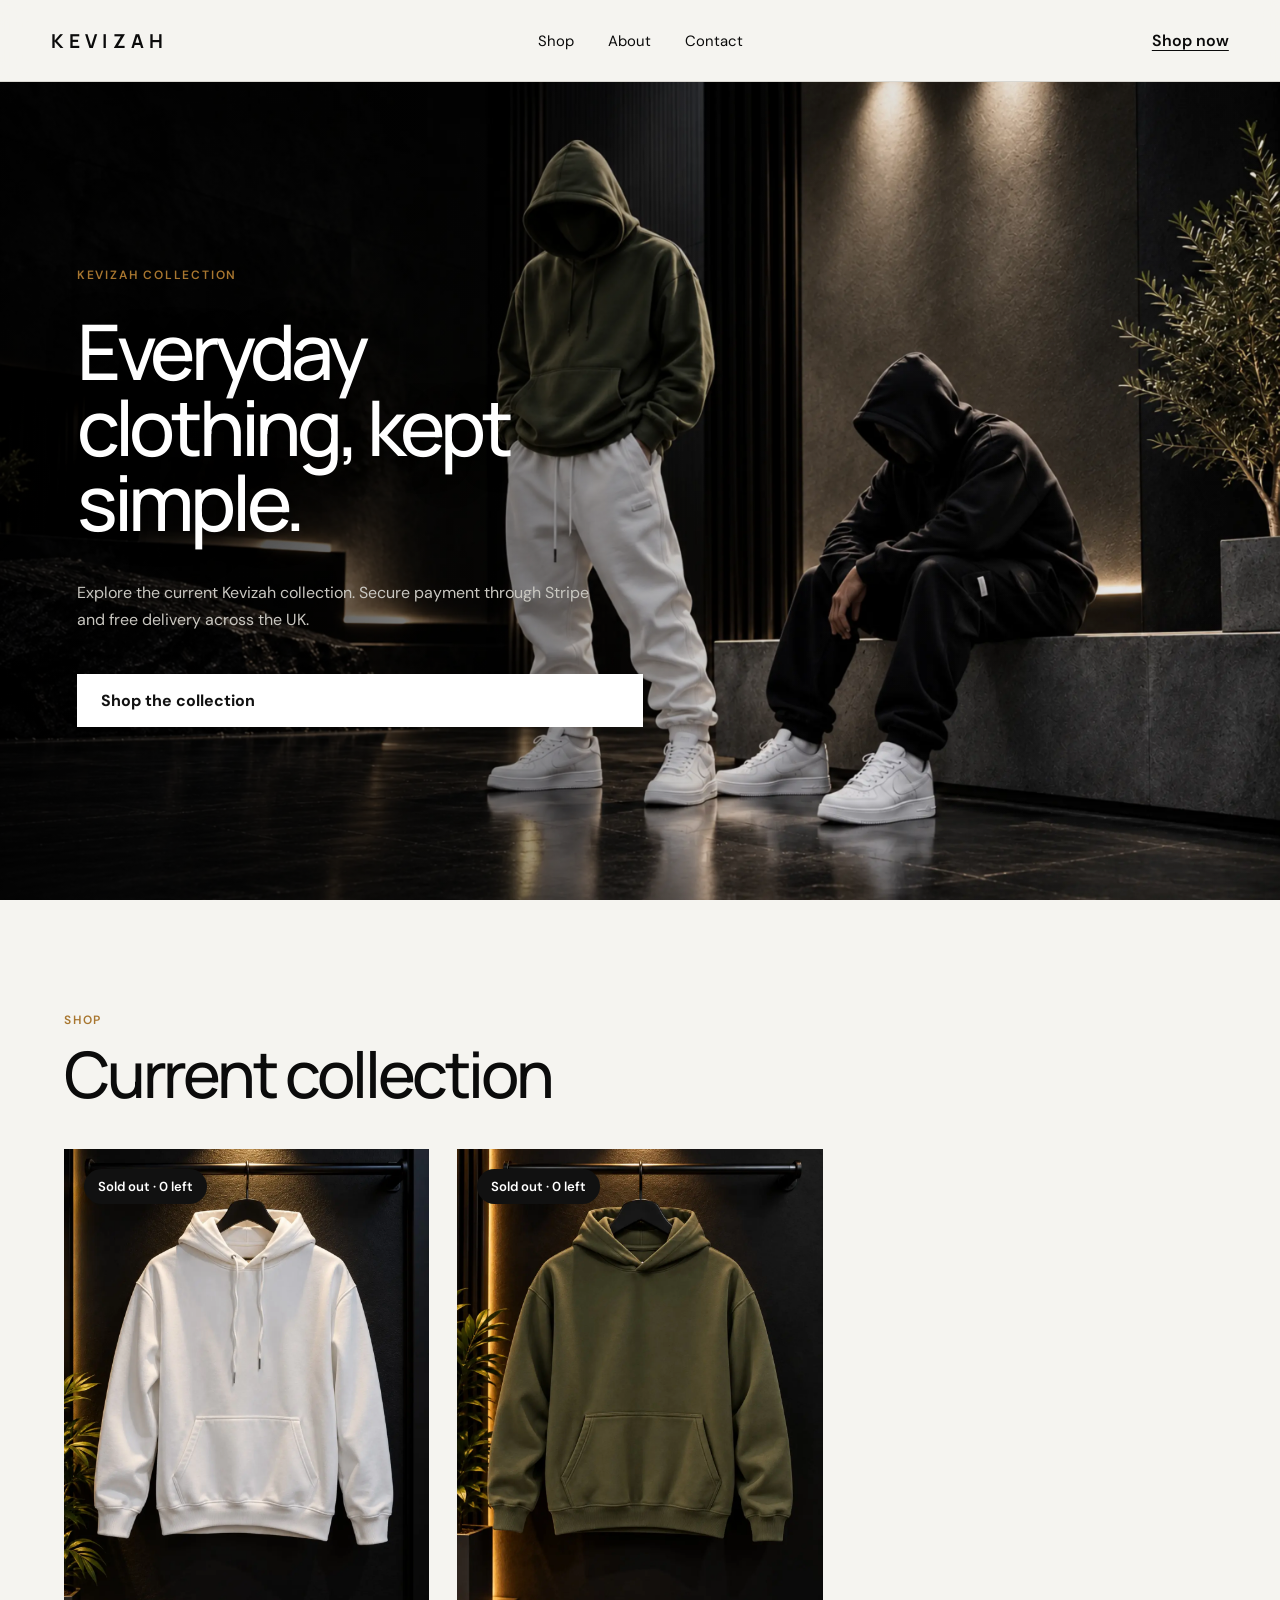
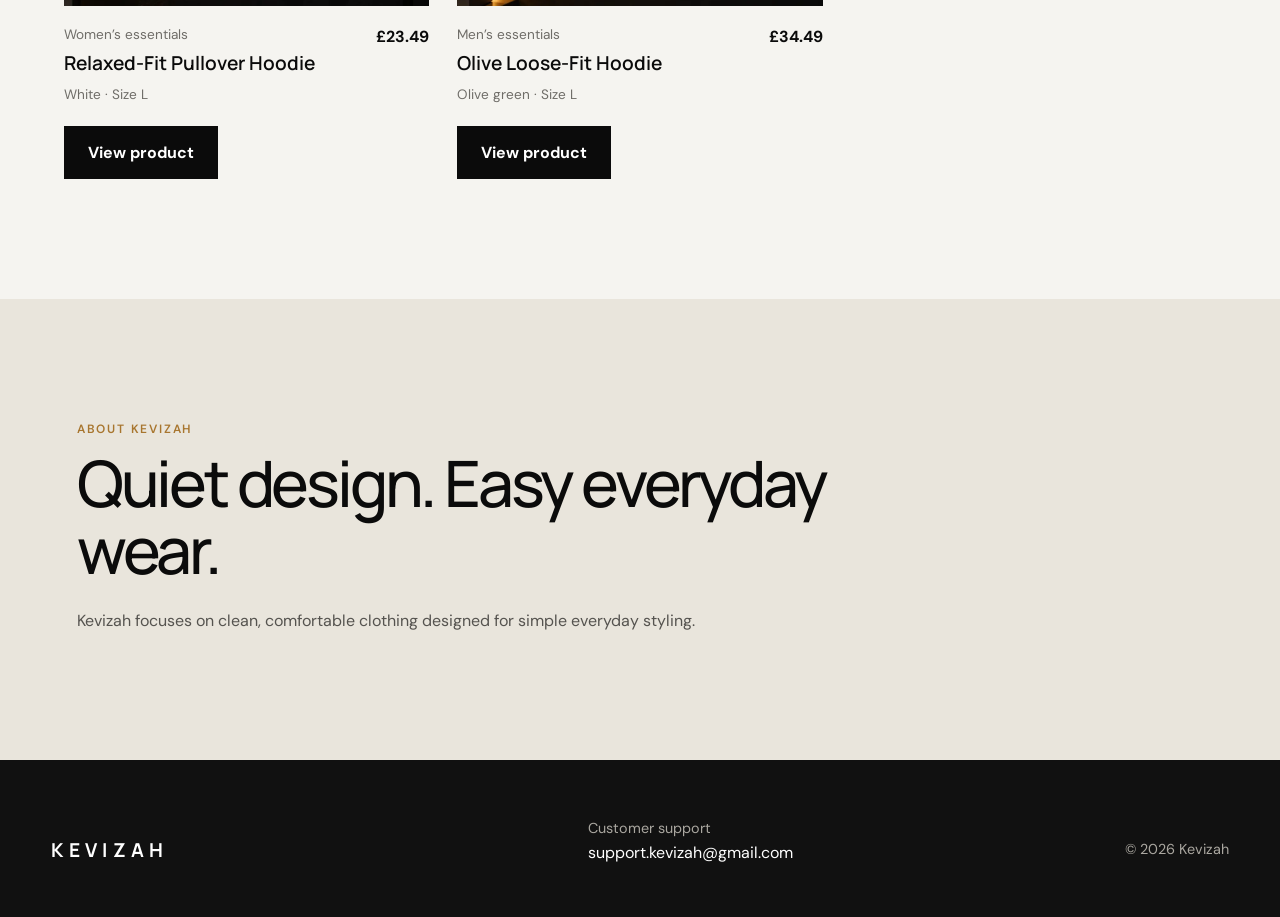
<file: index.html>
<!doctype html>
<html lang="en">
<head>
  <meta charset="UTF-8">
  <meta name="viewport" content="width=device-width, initial-scale=1.0">
  <meta name="description" content="Shop Kevizah clothing and everyday essentials with secure Stripe checkout and free UK delivery.">
  <title>Kevizah | Official Store</title>
  <link rel="icon" type="image/svg+xml" href="data:image/svg+xml,%3Csvg xmlns='http://www.w3.org/2000/svg' viewBox='0 0 64 64'%3E%3Crect width='64' height='64' rx='14' fill='%230b0b0b'/%3E%3Cpath d='M18 14v36h8V36l17 14h11L33 31l19-17H41L26 29V14z' fill='%23f6f3ed'/%3E%3C/svg%3E">
  <link rel="preconnect" href="https://fonts.googleapis.com">
  <link rel="preconnect" href="https://fonts.gstatic.com" crossorigin>
  <link href="https://fonts.googleapis.com/css2?family=DM+Sans:wght@400;500;600;700&family=Manrope:wght@400;500;600;700&display=swap" rel="stylesheet">
  <link rel="stylesheet" href="styles.css">
</head>
<body class="home-page">
  <header class="site-header">
    <a class="brand" href="index.html" aria-label="Kevizah home">KEVIZAH</a>
    <nav aria-label="Main navigation">
      <a href="#shop">Shop</a>
      <a href="#about">About</a>
      <a href="#contact">Contact</a>
    </nav>
    <a class="header-shop-link" href="#shop">Shop now</a>
  </header>

  <main id="top">
    <section class="home-hero">
      <img src="assets/kevizah-hero-ultrahd.svg" alt="Kevizah streetwear collection in a dark luxury showroom">
      <div class="home-hero-copy">
        <p class="eyebrow">Kevizah collection</p>
        <h1>Everyday clothing, kept simple.</h1>
        <p>Explore the current Kevizah collection. Secure payment through Stripe and free delivery across the UK.</p>
        <a class="home-primary-link" href="#shop">Shop the collection</a>
      </div>
    </section>

    <section class="home-shop" id="shop">
      <div class="section-heading">
        <p class="eyebrow">Shop</p>
        <h2>Current collection</h2>
      </div>
      <div class="product-grid">
        <article class="product-card">
          <a class="product-card-image" href="product.html" aria-label="View Relaxed-Fit Pullover Hoodie">
            <span class="stock-chip sold-out-chip">Sold out · 0 left</span>
            <img src="assets/hoodie-front.webp" alt="White women's relaxed-fit pullover hoodie">
          </a>
          <div class="product-card-info">
            <div>
              <p>Women’s essentials</p>
              <h3><a href="product.html">Relaxed-Fit Pullover Hoodie</a></h3>
              <span>White · Size L</span>
            </div>
            <strong>£23.49</strong>
          </div>
          <a class="view-product-link" href="product.html">View product</a>
        </article>
        <article class="product-card">
          <a class="product-card-image" href="green-hoodie.html" aria-label="View Men's Olive Loose-Fit Hoodie">
            <span class="stock-chip sold-out-chip">Sold out · 0 left</span>
            <img src="assets/green-hoodie-front.svg" alt="Men's olive-green loose-fit pullover hoodie">
          </a>
          <div class="product-card-info">
            <div>
              <p>Men’s essentials</p>
              <h3><a href="green-hoodie.html">Olive Loose-Fit Hoodie</a></h3>
              <span>Olive green · Size L</span>
            </div>
            <strong>£34.49</strong>
          </div>
          <a class="view-product-link" href="green-hoodie.html">View product</a>
        </article>
      </div>
    </section>

    <section class="home-about" id="about">
      <p class="eyebrow">About Kevizah</p>
      <h2>Quiet design. Easy everyday wear.</h2>
      <p>Kevizah focuses on clean, comfortable clothing designed for simple everyday styling.</p>
    </section>
  </main>

  <footer id="contact">
    <a class="brand footer-brand" href="index.html">KEVIZAH</a>
    <div>
      <p>Customer support</p>
      <a href="mailto:support.kevizah@gmail.com">support.kevizah@gmail.com</a>
    </div>
    <p>© 2026 Kevizah</p>
  </footer>
</body>
</html>
</file>
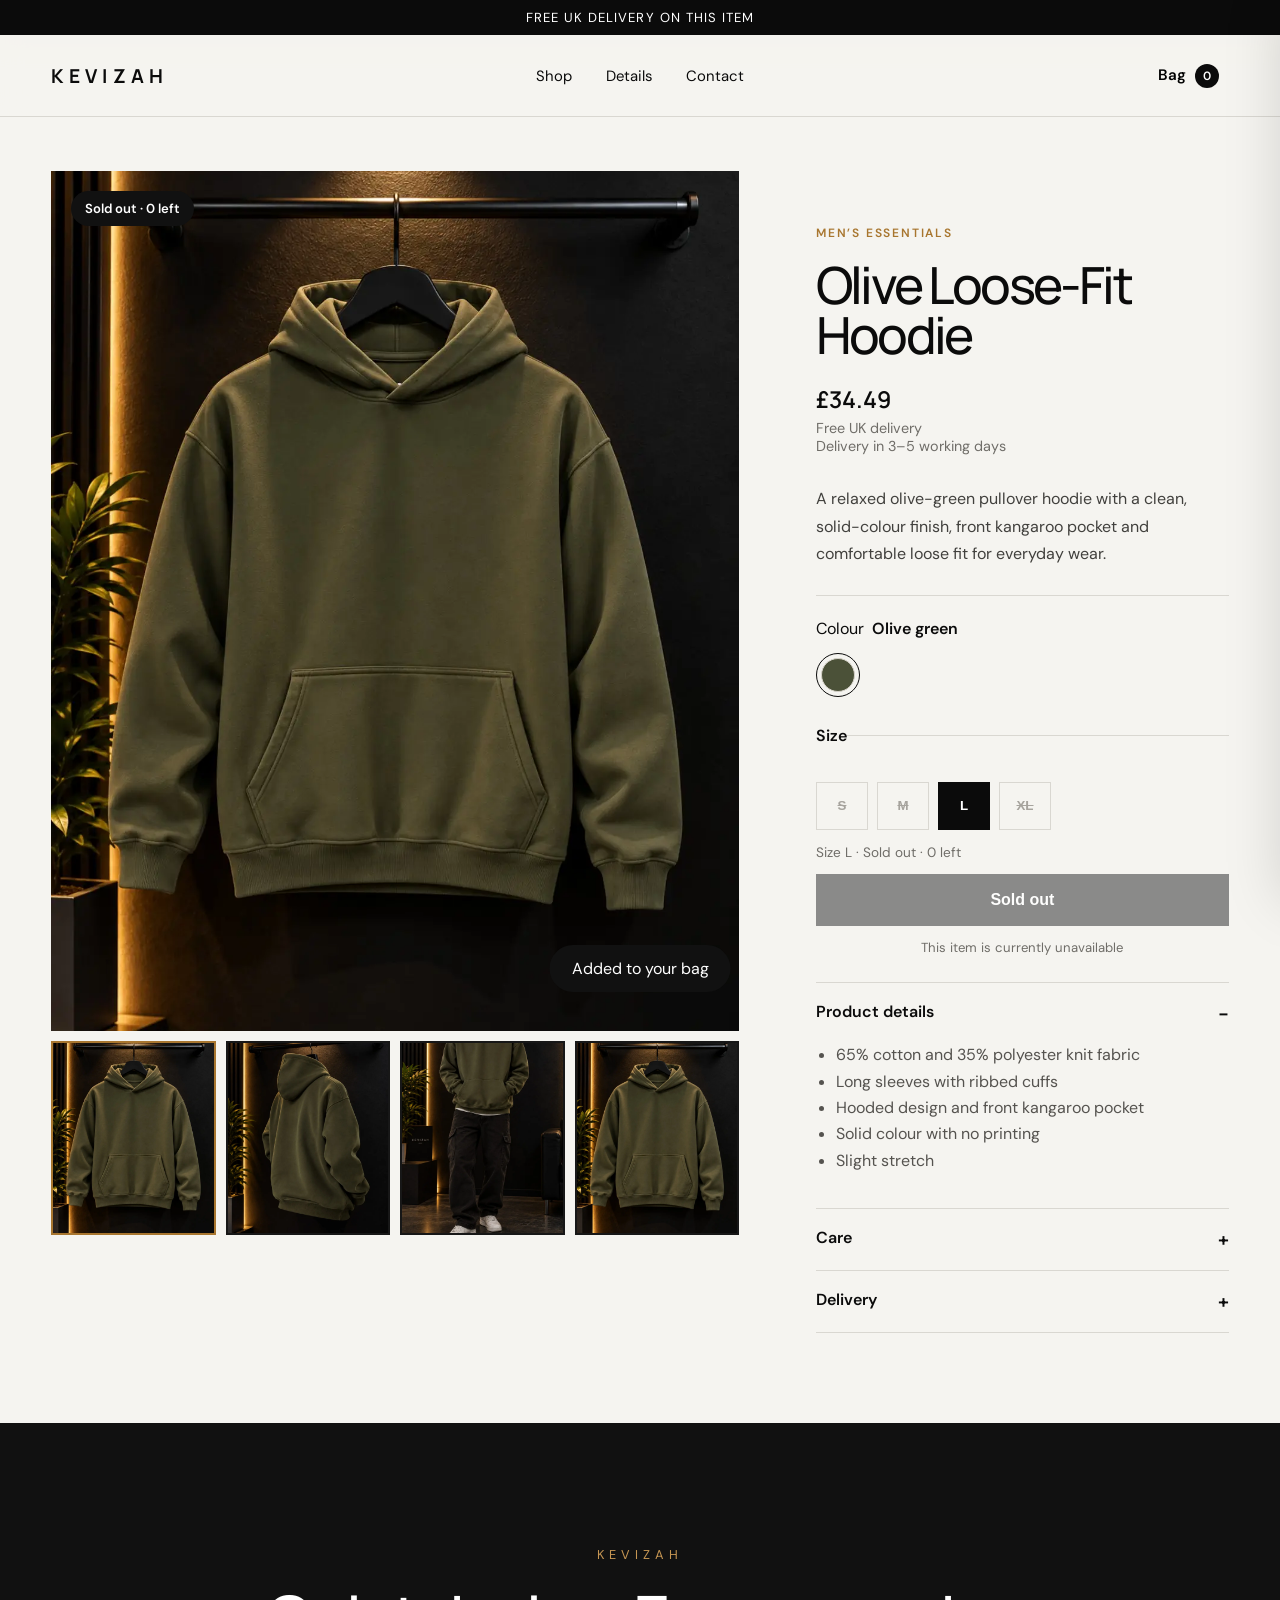
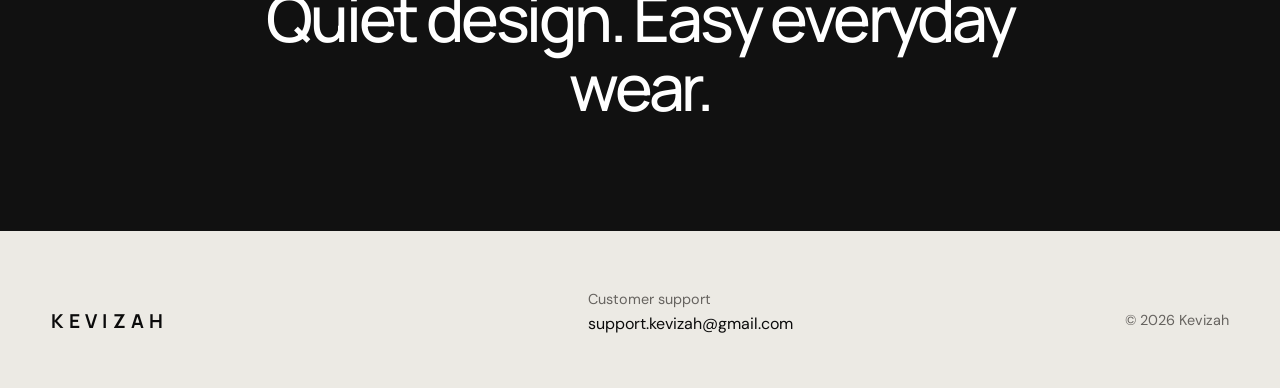
<file: green-hoodie.html>
<!doctype html>
<html lang="en">
<head>
  <meta charset="UTF-8">
  <meta name="viewport" content="width=device-width, initial-scale=1.0">
  <meta name="description" content="Shop the Kevizah men’s olive-green loose-fit pullover hoodie. Size L.">
  <title>Kevizah | Men's Olive Loose-Fit Hoodie</title>
  <link rel="icon" type="image/svg+xml" href="data:image/svg+xml,%3Csvg xmlns='http://www.w3.org/2000/svg' viewBox='0 0 64 64'%3E%3Crect width='64' height='64' rx='14' fill='%230b0b0b'/%3E%3Cpath d='M18 14v36h8V36l17 14h11L33 31l19-17H41L26 29V14z' fill='%23f6f3ed'/%3E%3C/svg%3E">
  <link rel="preconnect" href="https://fonts.googleapis.com">
  <link rel="preconnect" href="https://fonts.gstatic.com" crossorigin>
  <link href="https://fonts.googleapis.com/css2?family=DM+Sans:wght@400;500;600;700&family=Manrope:wght@400;500;600;700&display=swap" rel="stylesheet">
  <link rel="stylesheet" href="styles.css">
</head>
<body>
  <div class="announcement">Free UK delivery on this item</div>
  <header class="site-header">
    <a class="brand" href="index.html" aria-label="Kevizah home">KEVIZAH</a>
    <nav aria-label="Main navigation">
      <a href="index.html#shop">Shop</a>
      <a href="#details">Details</a>
      <a href="#contact">Contact</a>
    </nav>
    <button class="cart-button" id="open-cart" aria-label="Open shopping bag">
      Bag <span id="cart-count">0</span>
    </button>
  </header>

  <main id="top">
    <section class="product" id="shop">
      <div class="gallery">
        <div class="main-image-wrap">
          <span class="stock-chip sold-out-chip">Sold out · 0 left</span>
          <img id="main-image" src="assets/green-hoodie-front.svg" alt="Olive-green men’s loose-fit hoodie, front view">
        </div>
        <div class="thumbnails" role="list" aria-label="Product views">
          <button class="thumb active" data-image="assets/green-hoodie-front.svg" data-alt="Olive-green men’s loose-fit hoodie, front view"><img src="assets/green-hoodie-front.svg" alt="Front view"></button>
          <button class="thumb" data-image="assets/green-hoodie-back.svg" data-alt="Olive-green men’s loose-fit hoodie, back view"><img src="assets/green-hoodie-back.svg" alt="Back view"></button>
          <button class="thumb" data-image="assets/green-hoodie-model.svg" data-alt="Olive-green men’s loose-fit hoodie, model view"><img src="assets/green-hoodie-model.svg" alt="Model view"></button>
          <button class="thumb" data-image="assets/green-hoodie-front.svg" data-alt="Olive-green men’s loose-fit hoodie, front view"><img src="assets/green-hoodie-front.svg" alt="Front detail view"></button>
        </div>
      </div>

      <div class="product-info">
        <p class="eyebrow">Men’s essentials</p>
        <h1>Olive Loose-Fit Hoodie</h1>
        <p class="price">£34.49</p>
        <p class="tax-note">Free UK delivery<br>Delivery in 3–5 working days</p>
        <p class="description">A relaxed olive-green pullover hoodie with a clean, solid-colour finish, front kangaroo pocket and comfortable loose fit for everyday wear.</p>

        <div class="option-block">
          <div class="option-heading"><span>Colour</span><strong>Olive green</strong></div>
          <button class="swatch selected" aria-label="Olive green, selected"><span style="background:#4b5138"></span></button>
        </div>

        <fieldset class="option-block">
          <legend>Size</legend>
          <div class="sizes">
            <button disabled>S</button><button disabled>M</button><button class="selected" aria-pressed="true">L</button><button disabled>XL</button>
          </div>
          <p class="availability">Size L · Sold out · 0 left</p>
        </fieldset>

        <button class="add-button" id="add-to-cart" disabled>Sold out</button>
        <p class="secure-note">This item is currently unavailable</p>

        <div class="accordions" id="details">
          <details open>
            <summary>Product details</summary>
            <ul>
              <li>65% cotton and 35% polyester knit fabric</li>
              <li>Long sleeves with ribbed cuffs</li>
              <li>Hooded design and front kangaroo pocket</li>
              <li>Solid colour with no printing</li>
              <li>Slight stretch</li>
            </ul>
          </details>
          <details>
            <summary>Care</summary>
            <p>Machine wash cold on a gentle cycle. Do not bleach. Line dry in the shade. Do not iron or dry clean.</p>
          </details>
          <details>
            <summary>Delivery</summary>
            <p>Free UK delivery in 3–5 working days. Order and delivery updates will be sent to the email address used at checkout.</p>
          </details>
        </div>
      </div>
    </section>

    <section class="brand-note">
      <p>KEVIZAH</p>
      <h2>Quiet design. Easy everyday wear.</h2>
    </section>
  </main>

  <footer id="contact">
    <a class="brand footer-brand" href="index.html">KEVIZAH</a>
    <div>
      <p>Customer support</p>
      <a href="mailto:support.kevizah@gmail.com">support.kevizah@gmail.com</a>
    </div>
    <p>© 2026 Kevizah</p>
  </footer>

  <div class="overlay" id="overlay" hidden></div>
  <aside class="cart" id="cart" aria-labelledby="cart-title" aria-hidden="true">
    <div class="cart-head">
      <h2 id="cart-title">Your bag</h2>
      <button id="close-cart" aria-label="Close shopping bag">×</button>
    </div>
    <div id="empty-cart" class="empty-cart">
      <p>Your bag is empty.</p>
      <button id="continue-shopping">Continue shopping</button>
    </div>
    <div id="cart-item" class="cart-item" hidden>
      <img src="assets/green-hoodie-front.svg" alt="Olive-green loose-fit pullover hoodie">
      <div>
        <h3>Relaxed-Fit Pullover Hoodie</h3>
        <p>Olive green · L</p>
        <strong>£34.49</strong>
        <button id="remove-item">Remove</button>
      </div>
    </div>
    <div id="cart-summary" class="cart-summary" hidden>
      <div><span>Subtotal</span><strong>£34.49</strong></div>
      <div><span>Delivery</span><strong>Free</strong></div>
      <div class="total"><span>Total</span><strong>£34.49</strong></div>
      <button class="checkout-button" id="checkout">Continue to secure checkout</button>
      <p>Stripe will securely process your payment.</p>
    </div>
  </aside>

  <div class="toast" id="toast" role="status" aria-live="polite">Added to your bag</div>
  <script src="script.js"></script>
</body>
</html>
</file>
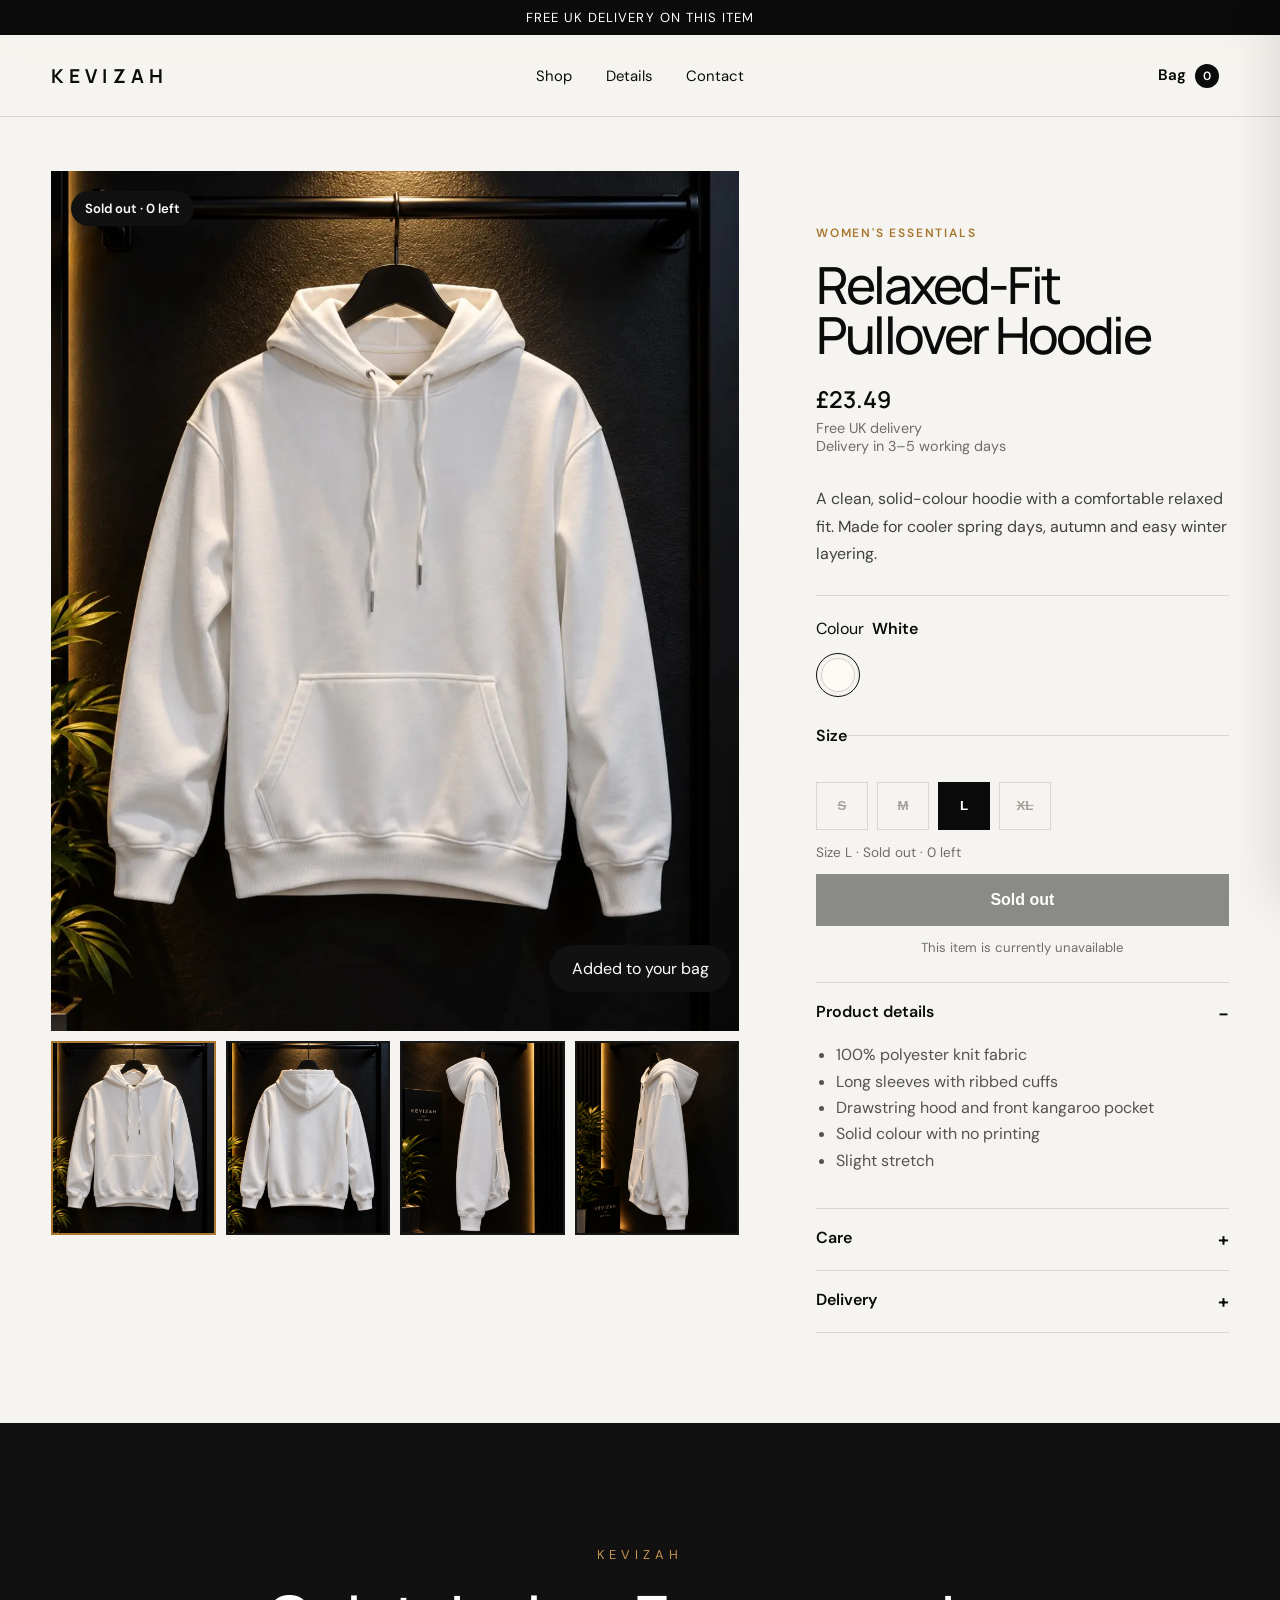
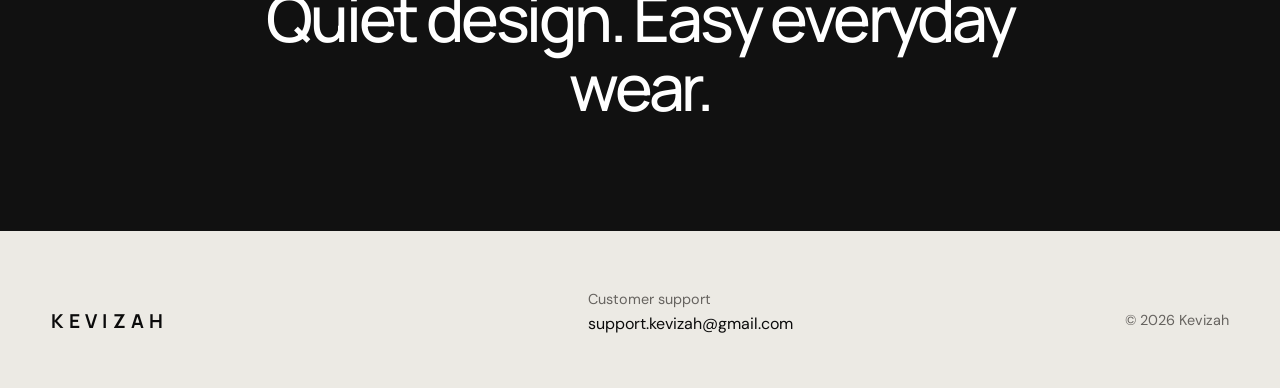
<file: product.html>
<!doctype html>
<html lang="en">
<head>
  <meta charset="UTF-8">
  <meta name="viewport" content="width=device-width, initial-scale=1.0">
  <meta name="description" content="Shop the Kevizah women's relaxed-fit white pullover hoodie. Size L, free UK delivery.">
  <title>Kevizah | Women's Relaxed-Fit Hoodie</title>
  <link rel="icon" type="image/svg+xml" href="data:image/svg+xml,%3Csvg xmlns='http://www.w3.org/2000/svg' viewBox='0 0 64 64'%3E%3Crect width='64' height='64' rx='14' fill='%230b0b0b'/%3E%3Cpath d='M18 14v36h8V36l17 14h11L33 31l19-17H41L26 29V14z' fill='%23f6f3ed'/%3E%3C/svg%3E">
  <link rel="preconnect" href="https://fonts.googleapis.com">
  <link rel="preconnect" href="https://fonts.gstatic.com" crossorigin>
  <link href="https://fonts.googleapis.com/css2?family=DM+Sans:wght@400;500;600;700&family=Manrope:wght@400;500;600;700&display=swap" rel="stylesheet">
  <link rel="stylesheet" href="styles.css">
</head>
<body>
  <div class="announcement">Free UK delivery on this item</div>
  <header class="site-header">
    <a class="brand" href="index.html" aria-label="Kevizah home">KEVIZAH</a>
    <nav aria-label="Main navigation">
      <a href="index.html#shop">Shop</a>
      <a href="#details">Details</a>
      <a href="#contact">Contact</a>
    </nav>
    <button class="cart-button" id="open-cart" aria-label="Open shopping bag">
      Bag <span id="cart-count">0</span>
    </button>
  </header>

  <main id="top">
    <section class="product" id="shop">
      <div class="gallery">
        <div class="main-image-wrap">
          <span class="stock-chip sold-out-chip">Sold out · 0 left</span>
          <img id="main-image" src="assets/hoodie-front.webp" alt="White women's pullover hoodie, front view">
        </div>
        <div class="thumbnails" role="list" aria-label="Product views">
          <button class="thumb active" data-image="assets/hoodie-front.webp" data-alt="White women's pullover hoodie, front view"><img src="assets/hoodie-front.webp" alt="Front view"></button>
          <button class="thumb" data-image="assets/hoodie-back.webp" data-alt="White women's pullover hoodie, back view"><img src="assets/hoodie-back.webp" alt="Back view"></button>
          <button class="thumb" data-image="assets/hoodie-side-left.webp" data-alt="White women's pullover hoodie, left side view"><img src="assets/hoodie-side-left.webp" alt="Left side view"></button>
          <button class="thumb" data-image="assets/hoodie-side-right.webp" data-alt="White women's pullover hoodie, right side view"><img src="assets/hoodie-side-right.webp" alt="Right side view"></button>
        </div>
      </div>

      <div class="product-info">
        <p class="eyebrow">Women's essentials</p>
        <h1>Relaxed-Fit Pullover Hoodie</h1>
        <p class="price">£23.49</p>
        <p class="tax-note">Free UK delivery<br>Delivery in 3–5 working days</p>
        <p class="description">A clean, solid-colour hoodie with a comfortable relaxed fit. Made for cooler spring days, autumn and easy winter layering.</p>

        <div class="option-block">
          <div class="option-heading"><span>Colour</span><strong>White</strong></div>
          <button class="swatch selected" aria-label="White, selected"><span></span></button>
        </div>

        <fieldset class="option-block">
          <legend>Size</legend>
          <div class="sizes">
            <button disabled>S</button><button disabled>M</button><button class="selected" aria-pressed="true">L</button><button disabled>XL</button>
          </div>
          <p class="availability">Size L · Sold out · 0 left</p>
        </fieldset>

        <button class="add-button" id="add-to-cart" disabled>Sold out</button>
        <p class="secure-note">This item is currently unavailable</p>

        <div class="accordions" id="details">
          <details open>
            <summary>Product details</summary>
            <ul>
              <li>100% polyester knit fabric</li>
              <li>Long sleeves with ribbed cuffs</li>
              <li>Drawstring hood and front kangaroo pocket</li>
              <li>Solid colour with no printing</li>
              <li>Slight stretch</li>
            </ul>
          </details>
          <details>
            <summary>Care</summary>
            <p>Machine wash following the garment care label, or have professionally dry cleaned.</p>
          </details>
          <details>
            <summary>Delivery</summary>
            <p>Free UK delivery in 3–5 working days. Order and delivery updates will be sent to the email address used at checkout.</p>
          </details>
        </div>
      </div>
    </section>

    <section class="brand-note">
      <p>KEVIZAH</p>
      <h2>Quiet design. Easy everyday wear.</h2>
    </section>
  </main>

  <footer id="contact">
    <a class="brand footer-brand" href="index.html">KEVIZAH</a>
    <div>
      <p>Customer support</p>
      <a href="mailto:support.kevizah@gmail.com">support.kevizah@gmail.com</a>
    </div>
    <p>© 2026 Kevizah</p>
  </footer>

  <div class="overlay" id="overlay" hidden></div>
  <aside class="cart" id="cart" aria-labelledby="cart-title" aria-hidden="true">
    <div class="cart-head">
      <h2 id="cart-title">Your bag</h2>
      <button id="close-cart" aria-label="Close shopping bag">×</button>
    </div>
    <div id="empty-cart" class="empty-cart">
      <p>Your bag is empty.</p>
      <button id="continue-shopping">Continue shopping</button>
    </div>
    <div id="cart-item" class="cart-item" hidden>
      <img src="assets/hoodie-front.webp" alt="White relaxed-fit pullover hoodie">
      <div>
        <h3>Relaxed-Fit Pullover Hoodie</h3>
        <p>White · L</p>
        <strong>£23.49</strong>
        <button id="remove-item">Remove</button>
      </div>
    </div>
    <div id="cart-summary" class="cart-summary" hidden>
      <div><span>Subtotal</span><strong>£23.49</strong></div>
      <div><span>Delivery</span><strong>Free</strong></div>
      <div class="total"><span>Total</span><strong>£23.49</strong></div>
      <button class="checkout-button" id="checkout">Continue to secure checkout</button>
      <p>Stripe will securely process your payment.</p>
    </div>
  </aside>

  <div class="toast" id="toast" role="status" aria-live="polite">Added to your bag</div>
  <script src="script.js"></script>
</body>
</html>
</file>
<file: styles.css>
:root{--ink:#0b0b0b;--paper:#f5f4f0;--white:#fff;--muted:#6f6d68;--line:#d9d7d1;--gold:#a8762f;--radius:18px}
*{box-sizing:border-box}
html{scroll-behavior:smooth}
body{margin:0;background:var(--paper);color:var(--ink);font-family:"DM Sans",sans-serif;font-size:16px}
.announcement{background:var(--ink);color:#fff;text-align:center;padding:9px 16px;font-size:.82rem;letter-spacing:.08em;text-transform:uppercase}
.site-header{height:82px;display:grid;grid-template-columns:1fr auto 1fr;align-items:center;padding:0 4vw;border-bottom:1px solid var(--line);background:rgba(245,244,240,.94);position:sticky;top:0;z-index:20;backdrop-filter:blur(14px)}
.brand{font:700 1.2rem "Manrope",sans-serif;letter-spacing:.28em;color:var(--ink);text-decoration:none;width:max-content}
.site-header nav{display:flex;gap:34px}
.site-header nav a,.footer-brand,footer a{color:var(--ink);text-decoration:none}
.site-header nav a{font-size:.93rem}
.cart-button{justify-self:end;background:transparent;border:0;font:600 .95rem "DM Sans";cursor:pointer;padding:10px}
.cart-button span{display:inline-grid;place-items:center;width:24px;height:24px;margin-left:5px;border-radius:99px;background:var(--ink);color:#fff;font-size:.75rem}
.product{max-width:1440px;margin:0 auto;padding:54px 4vw 90px;display:grid;grid-template-columns:minmax(0,1.25fr) minmax(340px,.75fr);gap:6vw}
.gallery{min-width:0}
.main-image-wrap{position:relative;background:#151515;aspect-ratio:4/5;overflow:hidden}
.main-image-wrap img{width:100%;height:100%;object-fit:cover;display:block;transition:opacity .2s}
.stock-chip{position:absolute;top:20px;left:20px;z-index:2;background:#fff;color:#111;border-radius:99px;padding:9px 14px;font-size:.82rem;font-weight:600}
.thumbnails{display:grid;grid-template-columns:repeat(4,1fr);gap:10px;margin-top:10px}
.thumb{padding:0;border:2px solid transparent;background:#171717;cursor:pointer;aspect-ratio:1/1.18;overflow:hidden}
.thumb.active{border-color:var(--gold)}
.thumb img{width:100%;height:100%;object-fit:cover}
.product-info{padding-top:42px;position:sticky;top:110px;align-self:start}
.eyebrow{text-transform:uppercase;letter-spacing:.15em;font-weight:600;font-size:.75rem;color:var(--gold)}
h1{font:500 clamp(2.3rem,4vw,4.5rem)/.98 "Manrope",sans-serif;letter-spacing:-.055em;margin:18px 0 24px;max-width:650px}
.price{font:600 1.45rem "Manrope";margin:0 0 4px}
.tax-note{color:var(--muted);font-size:.9rem;margin:0 0 30px}
.description{color:#41403d;line-height:1.7;max-width:570px}
.option-block{border:0;border-top:1px solid var(--line);margin:28px 0 0;padding:22px 0 0}
.option-heading{display:flex;gap:8px;margin-bottom:14px}
.option-heading strong{font-weight:600}
.swatch{width:44px;height:44px;border-radius:50%;background:transparent;border:1px solid var(--ink);padding:4px}
.swatch span{display:block;width:100%;height:100%;border-radius:50%;background:#fbfaf5;border:1px solid #d4d0c7}
.option-block legend{padding:0;font-weight:600;margin-bottom:14px}
.sizes{display:flex;gap:9px}
.sizes button{width:52px;height:48px;border:1px solid var(--line);background:transparent;font-weight:600}
.sizes button.selected{background:var(--ink);color:#fff;border-color:var(--ink)}
.sizes button:disabled{text-decoration:line-through;color:#a6a39d}
.availability{font-size:.85rem;color:var(--muted)}
.add-button,.checkout-button,.dialog-action{width:100%;border:0;background:var(--ink);color:#fff;padding:17px 20px;font-weight:700;font-size:1rem;cursor:pointer;transition:transform .15s,background .15s}
.add-button:hover,.checkout-button:hover,.dialog-action:hover{background:#292929}
.add-button:active,.checkout-button:active{transform:scale(.99)}
.secure-note{text-align:center;color:var(--muted);font-size:.82rem}
.accordions{margin-top:26px;border-top:1px solid var(--line)}
details{border-bottom:1px solid var(--line);padding:18px 0}
summary{font-weight:600;cursor:pointer;list-style:none;display:flex;justify-content:space-between}
summary::after{content:"+";font-size:1.2rem}
details[open] summary::after{content:"−"}
details p,details li{color:#55534f;line-height:1.65}
details ul{padding-left:20px}
.brand-note{background:#111;color:#fff;padding:110px 6vw;text-align:center}
.brand-note p{letter-spacing:.4em;font-size:.8rem;color:#c69653}
.brand-note h2{font:500 clamp(2rem,5vw,5rem)/1.08 "Manrope";letter-spacing:-.05em;max-width:850px;margin:20px auto 0}
footer{padding:54px 4vw;display:grid;grid-template-columns:1fr 1fr auto;gap:30px;align-items:end;background:#eceae4}
footer p{margin:5px 0;color:#66635f;font-size:.9rem}
.overlay{position:fixed;inset:0;background:rgba(0,0,0,.48);z-index:29}
.cart{position:fixed;top:0;right:0;width:min(440px,100%);height:100dvh;background:#fff;z-index:30;padding:26px;transform:translateX(105%);transition:transform .28s ease;display:flex;flex-direction:column;box-shadow:-20px 0 55px rgba(0,0,0,.15)}
.cart.open{transform:translateX(0)}
.cart-head{display:flex;align-items:center;justify-content:space-between;border-bottom:1px solid var(--line);padding-bottom:20px}
.cart-head h2{font:600 1.6rem "Manrope";margin:0}
.cart-head button,.dialog-close{border:0;background:transparent;font-size:2rem;cursor:pointer}
.empty-cart{margin:auto;text-align:center}
.empty-cart button,#remove-item{border:0;background:transparent;text-decoration:underline;cursor:pointer}
.cart-item{display:grid;grid-template-columns:118px 1fr;gap:18px;padding:24px 0;border-bottom:1px solid var(--line)}
.cart-item img{width:118px;height:145px;object-fit:cover;background:#111}
.cart-item h3{font-size:1rem;margin:4px 0}
.cart-item p{color:var(--muted);font-size:.9rem}
.cart-item strong{display:block;margin:20px 0 8px}
.cart-summary{margin-top:auto;border-top:1px solid var(--line);padding-top:20px}
.cart-summary>div{display:flex;justify-content:space-between;margin:10px 0}
.cart-summary .total{font-size:1.15rem;border-top:1px solid var(--line);padding-top:17px;margin-top:17px}
.cart-summary p{text-align:center;font-size:.78rem;color:var(--muted)}
dialog{border:0;border-radius:var(--radius);padding:38px;width:min(500px,calc(100% - 32px));box-shadow:0 24px 90px rgba(0,0,0,.26)}
dialog::backdrop{background:rgba(0,0,0,.6)}
dialog h2{font:600 2rem "Manrope";margin:10px 0}
dialog p{line-height:1.6}
.dialog-close{position:absolute;right:18px;top:12px}
.dialog-action{margin-top:12px}
.toast{position:fixed;left:50%;bottom:28px;transform:translate(-50%,120px);background:#111;color:#fff;padding:13px 22px;border-radius:99px;z-index:50;transition:transform .25s}
.toast.show{transform:translate(-50%,0)}
@media(max-width:850px){.site-header{grid-template-columns:1fr auto;height:68px}
.site-header nav{display:none}
.product{grid-template-columns:1fr;padding:18px 16px 70px;gap:28px}
.product-info{position:static;padding-top:0}
.main-image-wrap{aspect-ratio:4/5}
h1{font-size:2.55rem}
.thumbnails{gap:6px}
.brand-note{padding:80px 22px}
footer{grid-template-columns:1fr;align-items:start}
.footer-brand{margin-bottom:20px}
}
@media(min-width:1400px){.product{padding-left:70px;padding-right:70px}
}
.header-shop-link{justify-self:end;color:var(--ink);font-weight:600;text-underline-offset:4px}
.home-hero{min-height:calc(100vh - 115px);display:grid;grid-template-columns:1.1fr .9fr;background:#101010;color:#fff}
.home-hero>img{width:100%;height:100%;max-height:820px;object-fit:cover}
.home-hero-copy{align-self:center;padding:70px clamp(30px,7vw,110px)}
.home-hero-copy h1{font-size:clamp(3rem,6vw,6.5rem);max-width:700px}
.home-hero-copy>p:not(.eyebrow){color:#c9c7c1;line-height:1.7;max-width:520px}
.home-primary-link,.view-product-link{display:inline-block;background:#fff;color:#111;text-decoration:none;padding:16px 24px;font-weight:700;margin-top:24px}
.home-shop{padding:100px 5vw 120px;max-width:1500px;margin:auto}
.section-heading h2,.home-about h2{font:500 clamp(2.5rem,5vw,5rem)/1.05 "Manrope",sans-serif;letter-spacing:-.05em;margin:12px 0 42px}
.product-grid{display:grid;grid-template-columns:repeat(3,minmax(0,1fr));gap:28px}
.product-card{max-width:500px}
.product-card-image{display:block;position:relative;background:#151515;aspect-ratio:4/5;overflow:hidden}
.product-card-image img{width:100%;height:100%;object-fit:cover;transition:transform .35s}
.product-card-image:hover img{transform:scale(1.025)}
.product-card-info{display:flex;justify-content:space-between;gap:20px;padding:20px 0 4px}
.product-card-info p,.product-card-info span{color:var(--muted);font-size:.85rem;margin:0}
.product-card-info h3{font:600 1.2rem "Manrope";margin:7px 0}
.product-card-info h3 a{color:var(--ink);text-decoration:none}
.product-card-info strong{white-space:nowrap}
.view-product-link{background:var(--ink);color:#fff;margin-top:18px}
.home-about{background:#e9e5dc;padding:110px 6vw}
.home-about h2{max-width:850px;margin-bottom:24px}
.home-about>p:last-child{max-width:620px;color:#55534f;line-height:1.7}
.home-page footer{background:#111;color:#fff}
.home-page footer a{color:#fff}
.home-page footer p{color:#aaa7a0}
@media(max-width:850px){
  .header-shop-link{font-size:.9rem}
  .home-hero{grid-template-columns:1fr;min-height:auto}
  .home-hero>img{height:60vh}
  .home-hero-copy{padding:54px 20px 70px}
  .home-hero-copy h1{font-size:3.2rem}
  .home-shop{padding:70px 16px 90px}
  .product-grid{grid-template-columns:1fr}
  .home-about{padding:80px 20px}
}

.sold-out-chip{background:#111;color:#fff}
.add-button:disabled{background:#777;cursor:not-allowed;opacity:.85}
.add-button:disabled:hover{background:#777}

/* Full-width Ultra HD homepage hero */
.home-hero{position:relative;display:block;min-height:calc(100svh - 82px);overflow:hidden;background:#080808}
.home-hero>img{position:absolute;inset:0;width:100%;height:100%;max-height:none;object-fit:cover;object-position:center}
.home-hero::after{content:"";position:absolute;inset:0;background:linear-gradient(90deg,rgba(0,0,0,.82) 0%,rgba(0,0,0,.55) 30%,rgba(0,0,0,.12) 60%,rgba(0,0,0,.08) 100%)}
.home-hero-copy{position:relative;z-index:1;display:flex;min-height:calc(100svh - 82px);max-width:720px;flex-direction:column;justify-content:center;padding:80px clamp(24px,6vw,96px)}
.home-hero-copy h1{font-size:clamp(3rem,6vw,6.5rem);text-shadow:0 3px 30px rgba(0,0,0,.55)}
@media(max-width:850px){
  .home-hero{min-height:82svh}
  .home-hero>img{height:100%;object-position:61% center}
  .home-hero::after{background:linear-gradient(180deg,rgba(0,0,0,.18) 0%,rgba(0,0,0,.35) 45%,rgba(0,0,0,.9) 100%)}
  .home-hero-copy{min-height:82svh;justify-content:flex-end;padding:46px 20px}
  .home-hero-copy h1{font-size:2.75rem}
}
</file>
